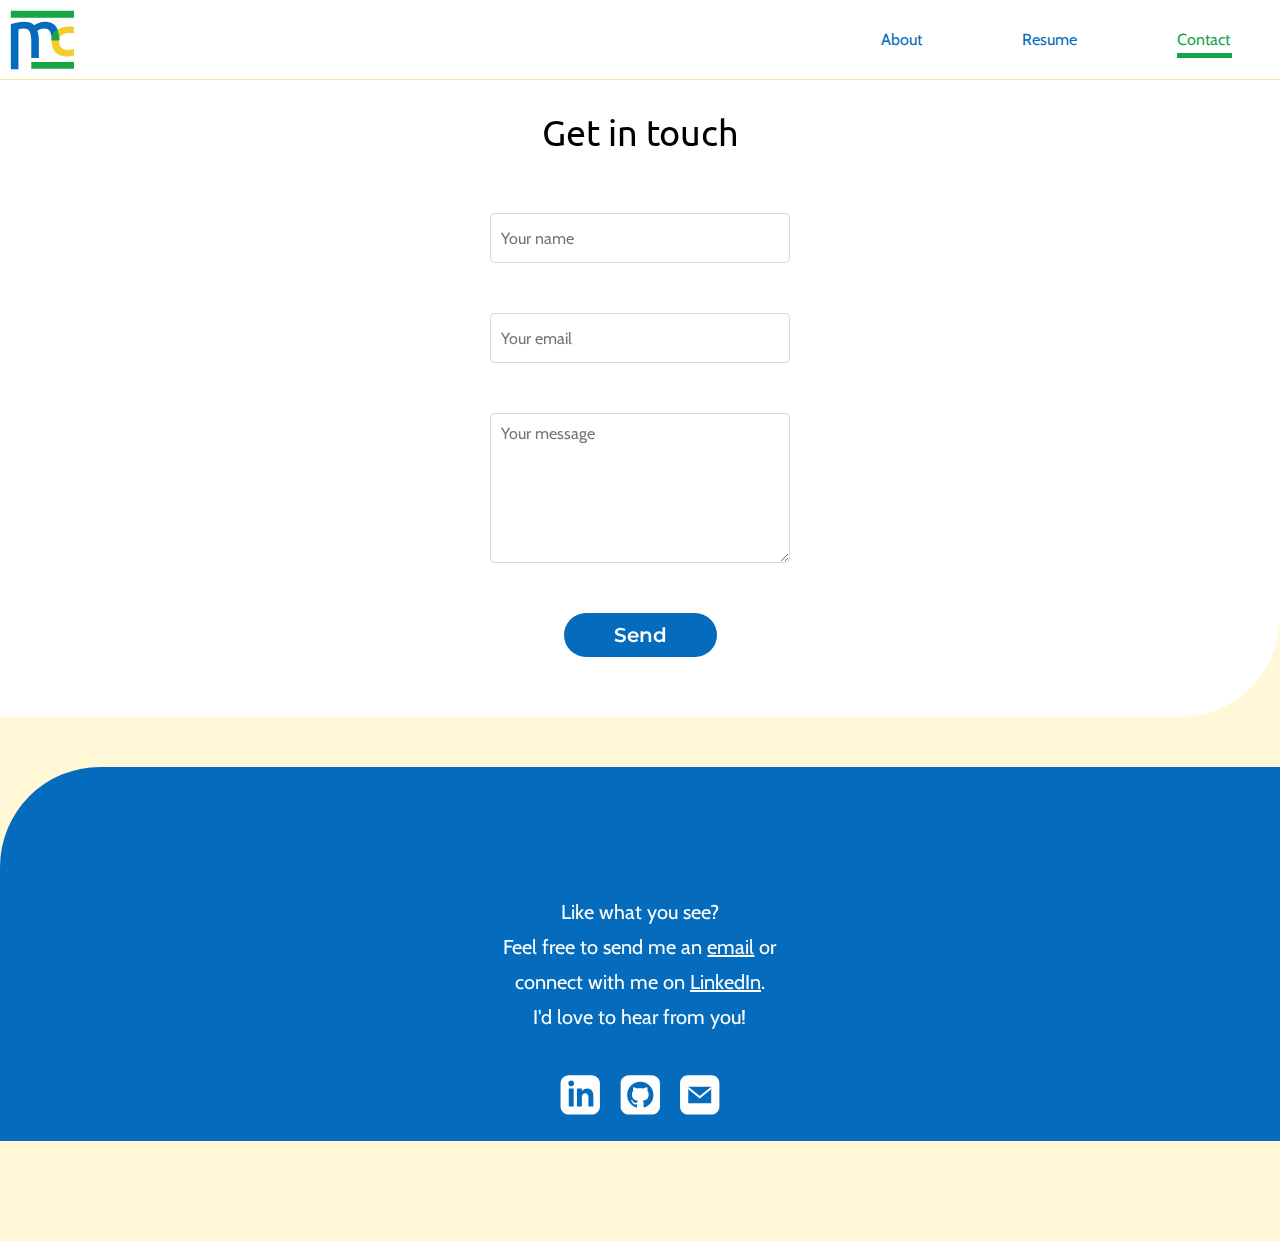
<file: contact.html>
<!DOCTYPE html>
<html lang="en">
  <head>
    <meta charset="utf-8">
    <meta name="viewport" content="width=device-width, initial-scale=1.0">
    <title>Portfolio | Cal McLaughlin</title>
    <link rel="stylesheet" href="css/reset.css">
    <link rel="stylesheet" href="https://fonts.googleapis.com/css?family=Cabin:400,700|Montserrat:400,600,800|Ubuntu:700&display=swap">
    <link rel="stylesheet" href="css/contact.css">
    <link rel="apple-touch-icon" sizes="57x57" href="/apple-icon-57x57.png">
    <link rel="apple-touch-icon" sizes="60x60" href="/apple-icon-60x60.png">
    <link rel="apple-touch-icon" sizes="72x72" href="/apple-icon-72x72.png">
    <link rel="apple-touch-icon" sizes="76x76" href="/apple-icon-76x76.png">
    <link rel="apple-touch-icon" sizes="114x114" href="/apple-icon-114x114.png">
    <link rel="apple-touch-icon" sizes="120x120" href="/apple-icon-120x120.png">
    <link rel="apple-touch-icon" sizes="144x144" href="/apple-icon-144x144.png">
    <link rel="apple-touch-icon" sizes="152x152" href="/apple-icon-152x152.png">
    <link rel="apple-touch-icon" sizes="180x180" href="/apple-icon-180x180.png">
    <link rel="icon" type="image/png" sizes="192x192"  href="/android-icon-192x192.png">
    <link rel="icon" type="image/png" sizes="32x32" href="/favicon-32x32.png">
    <link rel="icon" type="image/png" sizes="96x96" href="/favicon-96x96.png">
    <link rel="icon" type="image/png" sizes="16x16" href="/favicon-16x16.png">
    <link rel="manifest" href="/manifest.json">
    <meta name="msapplication-TileColor" content="#ffffff">
    <meta name="msapplication-TileImage" content="/ms-icon-144x144.png">
    <meta name="theme-color" content="#ffffff">
  </head>
  <body>
<!--nav-->
      <nav>
        <div class="navbar">
          <a class="cm-logo" href="index.html"><img src="images/logo.svg" alt="Cal McLaughlin logo"></a>
          <div class="links">
            <a class="about" href="bio.html">About</a>
            <a class="resume" href="cmclaughlinresume.pdf" target="_blank">Resume</a>
            <a class="contact" href="contact.html">Contact</a>
            <div class="green-line"></div>
          </div>
        </div>
        <div class="hamburger-nav">
          <a class="cm-logo hamburger" href="index.html"><img src="images/logo.svg" alt="Cal McLaughlin logo"></a>
          <i class="btn-toggle-nav" onclick="toggleNav()"><img src="images/menu.svg" alt="hamburger menu"></i>
        </div>
        <aside class="nav-menu">
          <ul>
            <li><a class="home" href="index.html">Home</a></li>
            <li><a class="about" href="bio.html">About</a></li>
            <li><a class="resume" href="cmclaughlinresume.pdf" target="_blank">Resume</a></li>
            <li><a class="contact" href="contact.html">Contact</a></li>
          </ul>
        </aside>
      </nav>
      <main class="container">
<!-- FORM         -->
        <section class="form">
          <form
            action="https://formspree.io/xleboogo"
            method="POST">
            <h1>Get in touch</h1>
            <label>
              <input type="text" placeholder="Your name" name="_replyto">
            </label>
            <label>
              <input type="text" placeholder="Your email" name="_replyto">
            </label>
            <label>
              <textarea name="message" placeholder="Your message"></textarea></label>
            <button class="cta" type="submit">Send</button>
          </form>
        </section>
<!--footer-->
        <footer class="connect">
          <h2><a id="contact">Like what you see?</a></h2>
          <h2>Feel free to send me an <a href="contact.html">email</a> or connect with me on <a href="https://www.linkedin.com/in/caleighmclaughlin/" target="_blank">LinkedIn</a>.</h2> <h2>I'd love to hear from you!</h2>
          <div class="social">
            <a href="https://www.linkedin.com/in/caleighmclaughlin/" target="_blank"><img src="images/linkedin.svg" alt="LinkedIn icon"></a>
            <a href="https://github.com/caldmclaugh" target="_blank"><img src="images/github.svg" alt="Github icon"></a>
            <a href="contact.html"><img src="images/email.svg" alt="email icon"></a>
          </div>
        </footer>
      </main>
    <!-- Global site tag (gtag.js) - Google Analytics -->
  <script async src="https://www.googletagmanager.com/gtag/js?id=UA-156891890-1"></script>
  <script>
    window.dataLayer = window.dataLayer || [];
    function gtag(){dataLayer.push(arguments);}
    gtag('js', new Date());

    gtag('config', 'UA-156891890-1');
  </script>
  <script src="https://ajax.googleapis.com/ajax/libs/jquery/3.4.1/jquery.min.js"></script>
  <script src="script.js"></script>
  </body>
</html>
</file>
<file: css/contact.css>
/*portfolio*/
/*#E3EFFA #FFF7D5*/

/*** structure ***/
* {
  box-sizing: border-box;
}
html {
  font-size: 10px;
}
body {
  background: #FFF7D5;
  line-height: 1.75;
}
.container {
  width: 100%;
}
.links a:hover {
  color: #11a64a;
  text-decoration: underline;
}
.cta {
  background-color: #056BBD;
  border: none;
  border-radius: 5rem;
  color: #fff;
  display: block;
  font-family: "Montserrat","Open Sans", sans-serif;
  font-size: 2rem;
  font-weight: 600;
  margin: 0 auto;
  padding: 1rem 5rem;
  text-align: center;
  text-decoration: none;
  width: max-content;
  z-index: 2;
}
button.cta:hover {
  background-color: #11a64a;
}
/***typography***/
h1 {
  font-family: "Ubuntu", "Open Sans", sans-serif;
  font-size: 3.2rem;
  text-align: center;
}
h2 {
  /* display: block; */
  font-family: "Cabin","Open Sans", sans-serif;
  font-size: 2rem;
  text-align: left;
}
ul > li {
  text-align: center;
}
/***NAV***/
nav {
  margin-top: -10rem;
}
.navbar {
  display: none;
}
 .hamburger-nav {
  align-items: center;
  background-color: #fff;
  border-bottom: .1rem solid rgb(243, 204, 45, 1);
  display: flex;
  justify-content: space-between;
  height: 7rem;
  margin-top: 10rem;
  opacity: .95;
  position: fixed;
  width: 100%;
  z-index: 5;
}
.cm-logo {
  align-items:center;
  display: flex;
  padding-left: 1rem;
  width:auto;
  z-index: 5;
}
.hamburger-nav .cm-logo {
  width: 6rem;
}
.btn-toggle-nav {
  align-items: center;
  display: flex;
  margin-right: 1rem;
  z-index: 5;
}
.nav-menu {
  background-color: #fff;
  bottom: 0;
  height: 100%;
  position: fixed;
  right: 0;
  top: 7rem;
  transition: all .7s ease-in-out;
  width: 0rem;
  z-index: 6;
}
.nav-menu ul {
  padding: 0 .5rem 5rem;
  visibility: hidden;
}
.nav-menu ul li {
  list-style: none;
  padding-top: 5rem;
}
.nav-menu ul li a  {
  color: #056BBD;
  display: block;
  font-family: "Montserrat", "Open Sans", "sans-serif";
  font-size: 2.4rem;
  font-weight: 600;
  height: 6rem;
  opacity: 0;
  padding: 0 1rem;
  text-decoration: none;
  transition: all 0.3s ease-in-out;
}
/***FORM***/
.form {
  background-color: #fff;
  border-bottom-right-radius: 10rem;
  padding: 1rem 0 1rem;
  padding-top: 1rem;
}
form {
  background-color: #fff;
  margin: 19rem auto 5rem;
  width: max-content;
}
input {
  height: 5rem;
  width: 30rem;
}
textarea {
  height: 15rem;
  padding-top: 1rem;
  width: 30rem;
}
input, textarea {
  border: .1rem solid rgba(0, 0, 0, 0.15);
  border-radius: .5rem;
  display: block;
  font-family: "Cabin", "Open Sans", sans-serif;
  font-size: 1.6rem;
  margin: 5rem auto;
  padding-left: 1rem;
}
/***CONNECT***/
#contact {
  font-weight: inherit;
}
.connect {
  background-color: #056BBD;
  border-top-left-radius: 10rem;
  margin-top: 5rem;
  padding: 10% 20% 1rem;
  text-align: center;
}
.connect h2 {
  color: #fff;
  font-family: "Cabin", "Open Sans", sans-serif;
  font-weight: normal;
  margin: 0 auto;
  max-width: 33ex;
  text-align: center;
}
.connect a {
  color: #fff;
}
.connect a:hover {
    color: #11a64a;
}
.social {
  display: flex;
  justify-content: center;
  margin: 3rem auto 0;
  max-width: 40%;
}
.social img {
  padding: 1rem;
  width: 6rem;
}

/***MEDIA QUERIES***/
/***TABLET***/
@media (min-width: 45rem) {
  .navbar {
    align-items: center;
    background-color: #fff;
    border-bottom: .1rem solid rgb(243, 204, 45, 0.5);
    display: flex;
    height: 8rem;
    position: fixed;
    top: 0;
    width: 100%;
    z-index: 5;
  }
  .navbar a {
    color: #056BBD;
    font-family: "Cabin", "Open Sans", sans-serif;
    font-size: 1.6rem;
  }
  .hamburger-nav {
    display: none;
  }
  .links {
    align-items: center;
    display: flex;
    justify-content: flex-end;
    width: 100%;
  }
  .links a {
    padding: 5rem;
  }
  nav a {
      text-decoration: none;
    }
  nav a img {
      width: auto;
    }
  .links a:hover {
    color: #11A64A;
    text-decoration: underline;
  }
  a.contact {
    color: #11A64A;
    position: relative;
  }
  a.contact:hover {
    text-decoration: none;
  }
  .green-line {
    background-color: #11A64A;
    height: 0.5rem;
    position: absolute;
    right: 4.85rem;
    top: 5.25rem;
    width: 5.5rem;
    z-index: 500;
  }
  .connect h2 {
    font-size: 2rem;
  }
  .social img:hover {
    transition: .3s ease-in-out;
    width: 7rem;
  }
}
/***DESKTOP***/
@media (min-width: 70rem) {
  h1 {
    font-size: 3.6rem;
  }
  h2 {
    font-family: "Montserrat", "Open Sans",sans-serif;
    font-size: 2.4rem;
    font-weight: 600;
    text-align: left;
  }
  .cta {
    margin: 0 auto;
  }
}
</file>
<file: portfolio2021/css/contact.css>
/*portfolio*/
/*#E3EFFA #FFF7D5*/

/*** structure ***/
* {
  box-sizing: border-box;
}
html {
  font-size: 10px;
}
body {
  background: #FFF7D5;
  line-height: 1.75;
}
.container {
  width: 100%;
}
.links a:hover {
  color: #11a64a;
  text-decoration: underline;
}
.cta {
  background-color: #056BBD;
  border: none;
  border-radius: 5rem;
  color: #fff;
  display: block;
  font-family: "Montserrat","Open Sans", sans-serif;
  font-size: 2rem;
  font-weight: 600;
  margin: 0 auto;
  padding: 1rem 5rem;
  text-align: center;
  text-decoration: none;
  width: max-content;
  z-index: 2;
}
button.cta:hover {
  background-color: #11a64a;
}
/***typography***/
h1 {
  font-family: "Ubuntu", "Open Sans", sans-serif;
  font-size: 3.2rem;
  text-align: center;
}
h2 {
  /* display: block; */
  font-family: "Cabin","Open Sans", sans-serif;
  font-size: 2rem;
  text-align: left;
}
ul > li {
  text-align: center;
}
/***NAV***/
nav {
  margin-top: -10rem;
}
.navbar {
  display: none;
}
 .hamburger-nav {
  align-items: center;
  background-color: #fff;
  border-bottom: .1rem solid rgb(243, 204, 45, 1);
  display: flex;
  justify-content: space-between;
  height: 7rem;
  margin-top: 10rem;
  opacity: .95;
  position: fixed;
  width: 100%;
  z-index: 5;
}
.cm-logo {
  align-items:center;
  display: flex;
  padding-left: 1rem;
  width:auto;
  z-index: 5;
}
.hamburger-nav .cm-logo {
  width: 6rem;
}
.btn-toggle-nav {
  align-items: center;
  display: flex;
  margin-right: 1rem;
  z-index: 5;
}
.nav-menu {
  background-color: #fff;
  bottom: 0;
  height: 100%;
  position: fixed;
  right: 0;
  top: 7rem;
  transition: all .7s ease-in-out;
  width: 0rem;
  z-index: 6;
}
.nav-menu ul {
  padding: 0 .5rem 5rem;
  visibility: hidden;
}
.nav-menu ul li {
  list-style: none;
  padding-top: 5rem;
}
.nav-menu ul li a  {
  color: #056BBD;
  display: block;
  font-family: "Montserrat", "Open Sans", "sans-serif";
  font-size: 2.4rem;
  font-weight: 600;
  height: 6rem;
  opacity: 0;
  padding: 0 1rem;
  text-decoration: none;
  transition: all 0.3s ease-in-out;
}
/***FORM***/
.form {
  background-color: #fff;
  border-bottom-right-radius: 10rem;
  padding: 1rem 0 1rem;
  padding-top: 1rem;
}
form {
  background-color: #fff;
  margin: 19rem auto 5rem;
  width: max-content;
}
input {
  height: 5rem;
  width: 30rem;
}
textarea {
  height: 15rem;
  padding-top: 1rem;
  width: 30rem;
}
input, textarea {
  border: .1rem solid rgba(0, 0, 0, 0.15);
  border-radius: .5rem;
  display: block;
  font-family: "Cabin", "Open Sans", sans-serif;
  font-size: 1.6rem;
  margin: 5rem auto;
  padding-left: 1rem;
}
/***CONNECT***/
#contact {
  font-weight: inherit;
}
.connect {
  background-color: #056BBD;
  border-top-left-radius: 10rem;
  margin-top: 5rem;
  padding: 10% 20% 1rem;
  text-align: center;
}
.connect h2 {
  color: #fff;
  font-family: "Cabin", "Open Sans", sans-serif;
  font-weight: normal;
  margin: 0 auto;
  max-width: 33ex;
  text-align: center;
}
.connect a {
  color: #fff;
}
.connect a:hover {
    color: #11a64a;
}
.social {
  display: flex;
  justify-content: center;
  margin: 3rem auto 0;
  max-width: 40%;
}
.social img {
  padding: 1rem;
  width: 6rem;
}

/***MEDIA QUERIES***/
/***TABLET***/
@media (min-width: 45rem) {
  .navbar {
    align-items: center;
    background-color: #fff;
    border-bottom: .1rem solid rgb(243, 204, 45, 0.5);
    display: flex;
    height: 8rem;
    position: fixed;
    top: 0;
    width: 100%;
    z-index: 5;
  }
  .navbar a {
    color: #056BBD;
    font-family: "Cabin", "Open Sans", sans-serif;
    font-size: 1.6rem;
  }
  .hamburger-nav {
    display: none;
  }
  .links {
    align-items: center;
    display: flex;
    justify-content: flex-end;
    width: 100%;
  }
  .links a {
    padding: 5rem;
  }
  nav a {
      text-decoration: none;
    }
  nav a img {
      width: auto;
    }
  .links a:hover {
    color: #11A64A;
    text-decoration: underline;
  }
  a.contact {
    color: #11A64A;
    position: relative;
  }
  a.contact:hover {
    text-decoration: none;
  }
  .green-line {
    background-color: #11A64A;
    height: 0.5rem;
    position: absolute;
    right: 4.85rem;
    top: 5.25rem;
    width: 5.5rem;
    z-index: 500;
  }
  .connect h2 {
    font-size: 2rem;
  }
  .social img:hover {
    transition: .3s ease-in-out;
    width: 7rem;
  }
}
/***DESKTOP***/
@media (min-width: 70rem) {
  h1 {
    font-size: 3.6rem;
  }
  h2 {
    font-family: "Montserrat", "Open Sans",sans-serif;
    font-size: 2.4rem;
    font-weight: 600;
    text-align: left;
  }
  .cta {
    margin: 0 auto;
  }
}
</file>
